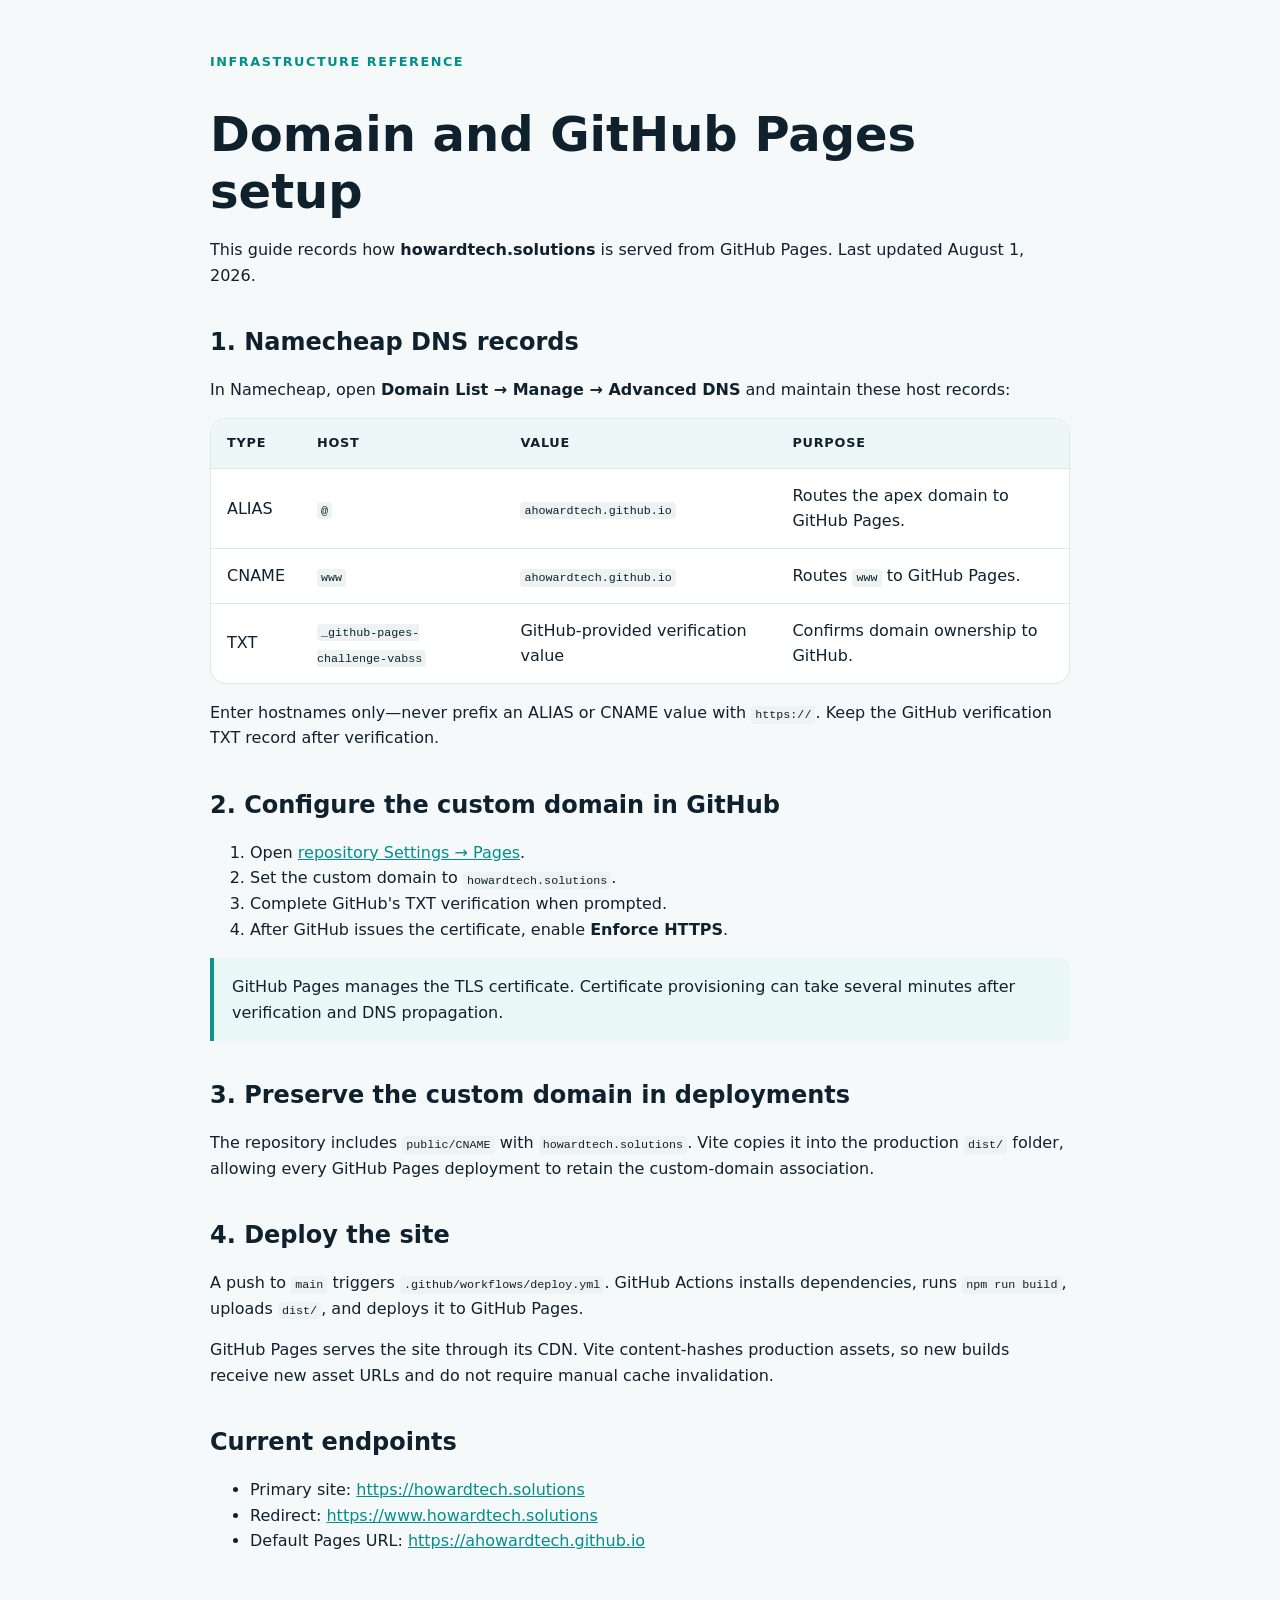
<file: docs/domain-setup.html>
<!doctype html>
<html lang="en">
  <head>
    <meta charset="UTF-8" />
    <meta name="viewport" content="width=device-width, initial-scale=1.0" />
    <meta name="robots" content="noindex, nofollow" />
    <title>HowardTech Domain and GitHub Pages Setup</title>
    <style>
      :root {
        color-scheme: light;
        font-family: Inter, ui-sans-serif, system-ui, sans-serif;
        color: #10212e;
        background: #f6f9fa;
      }
      body { margin: 0; line-height: 1.6; }
      main { max-width: 860px; margin: 0 auto; padding: 48px 24px 72px; }
      h1, h2 { line-height: 1.2; }
      h1 { font-size: clamp(2rem, 5vw, 3rem); margin-bottom: 0.5rem; }
      h2 { margin-top: 2.5rem; }
      .eyebrow { color: #008f8b; font-size: 0.8rem; font-weight: 700; letter-spacing: 0.12em; text-transform: uppercase; }
      .card { background: #fff; border: 1px solid #dce7e9; border-radius: 16px; overflow: hidden; }
      table { width: 100%; border-collapse: collapse; }
      th, td { padding: 14px 16px; text-align: left; border-bottom: 1px solid #dce7e9; }
      th { background: #eef7f7; font-size: 0.8rem; letter-spacing: 0.06em; text-transform: uppercase; }
      tr:last-child td { border-bottom: 0; }
      code { padding: 0.15em 0.35em; border-radius: 4px; background: #edf2f3; font-size: 0.9em; }
      a { color: #008f8b; }
      .note { padding: 16px 18px; border-left: 4px solid #0d9488; background: #e9f8f7; border-radius: 0 8px 8px 0; }
    </style>
  </head>
  <body>
    <main>
      <span class="eyebrow">Infrastructure reference</span>
      <h1>Domain and GitHub Pages setup</h1>
      <p>This guide records how <strong>howardtech.solutions</strong> is served from GitHub Pages. Last updated August 1, 2026.</p>

      <h2>1. Namecheap DNS records</h2>
      <p>In Namecheap, open <strong>Domain List → Manage → Advanced DNS</strong> and maintain these host records:</p>
      <div class="card">
        <table>
          <thead>
            <tr><th>Type</th><th>Host</th><th>Value</th><th>Purpose</th></tr>
          </thead>
          <tbody>
            <tr><td>ALIAS</td><td><code>@</code></td><td><code>ahowardtech.github.io</code></td><td>Routes the apex domain to GitHub Pages.</td></tr>
            <tr><td>CNAME</td><td><code>www</code></td><td><code>ahowardtech.github.io</code></td><td>Routes <code>www</code> to GitHub Pages.</td></tr>
            <tr><td>TXT</td><td><code>_github-pages-challenge-vabss</code></td><td>GitHub-provided verification value</td><td>Confirms domain ownership to GitHub.</td></tr>
          </tbody>
        </table>
      </div>
      <p>Enter hostnames only—never prefix an ALIAS or CNAME value with <code>https://</code>. Keep the GitHub verification TXT record after verification.</p>

      <h2>2. Configure the custom domain in GitHub</h2>
      <ol>
        <li>Open <a href="https://github.com/ahowardtech/ahowardtech.github.io/settings/pages">repository Settings → Pages</a>.</li>
        <li>Set the custom domain to <code>howardtech.solutions</code>.</li>
        <li>Complete GitHub's TXT verification when prompted.</li>
        <li>After GitHub issues the certificate, enable <strong>Enforce HTTPS</strong>.</li>
      </ol>
      <p class="note">GitHub Pages manages the TLS certificate. Certificate provisioning can take several minutes after verification and DNS propagation.</p>

      <h2>3. Preserve the custom domain in deployments</h2>
      <p>The repository includes <code>public/CNAME</code> with <code>howardtech.solutions</code>. Vite copies it into the production <code>dist/</code> folder, allowing every GitHub Pages deployment to retain the custom-domain association.</p>

      <h2>4. Deploy the site</h2>
      <p>A push to <code>main</code> triggers <code>.github/workflows/deploy.yml</code>. GitHub Actions installs dependencies, runs <code>npm run build</code>, uploads <code>dist/</code>, and deploys it to GitHub Pages.</p>
      <p>GitHub Pages serves the site through its CDN. Vite content-hashes production assets, so new builds receive new asset URLs and do not require manual cache invalidation.</p>

      <h2>Current endpoints</h2>
      <ul>
        <li>Primary site: <a href="https://howardtech.solutions">https://howardtech.solutions</a></li>
        <li>Redirect: <a href="https://www.howardtech.solutions">https://www.howardtech.solutions</a></li>
        <li>Default Pages URL: <a href="https://ahowardtech.github.io">https://ahowardtech.github.io</a></li>
      </ul>
    </main>
  </body>
</html>
</file>
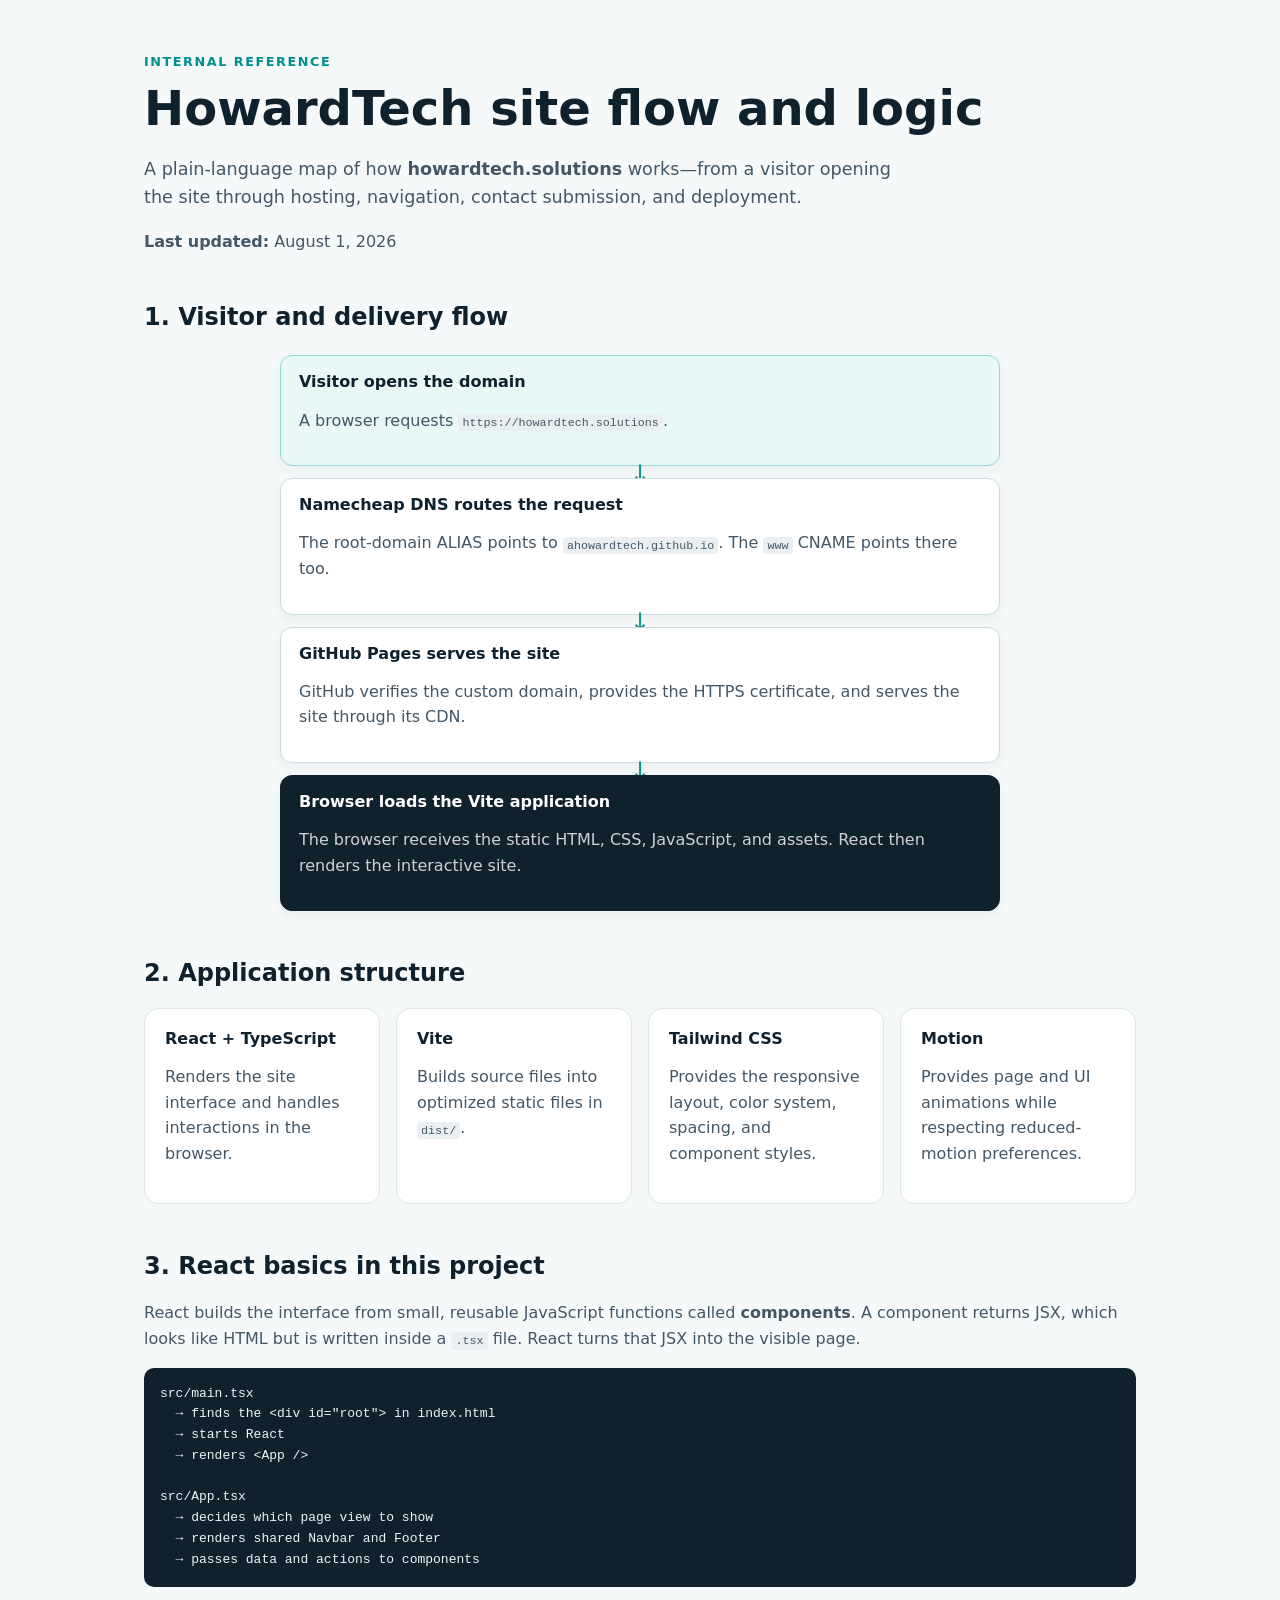
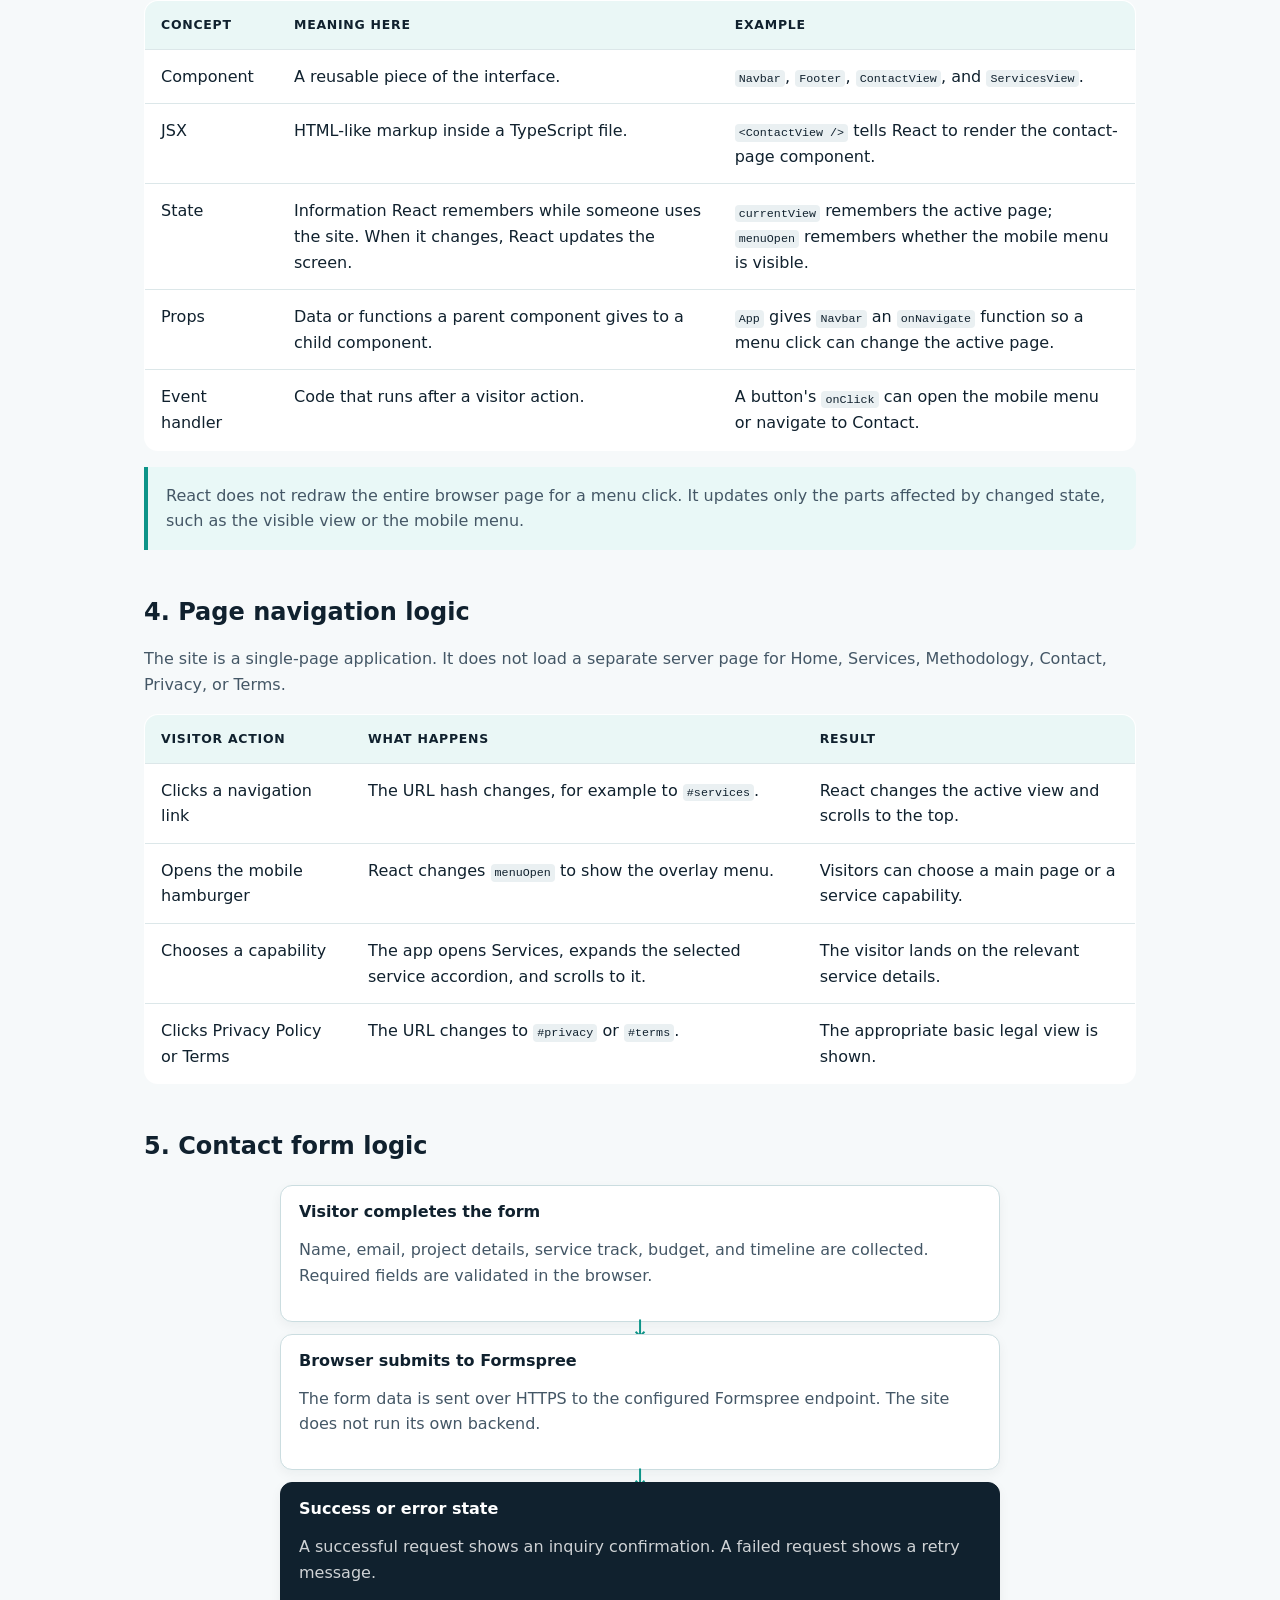
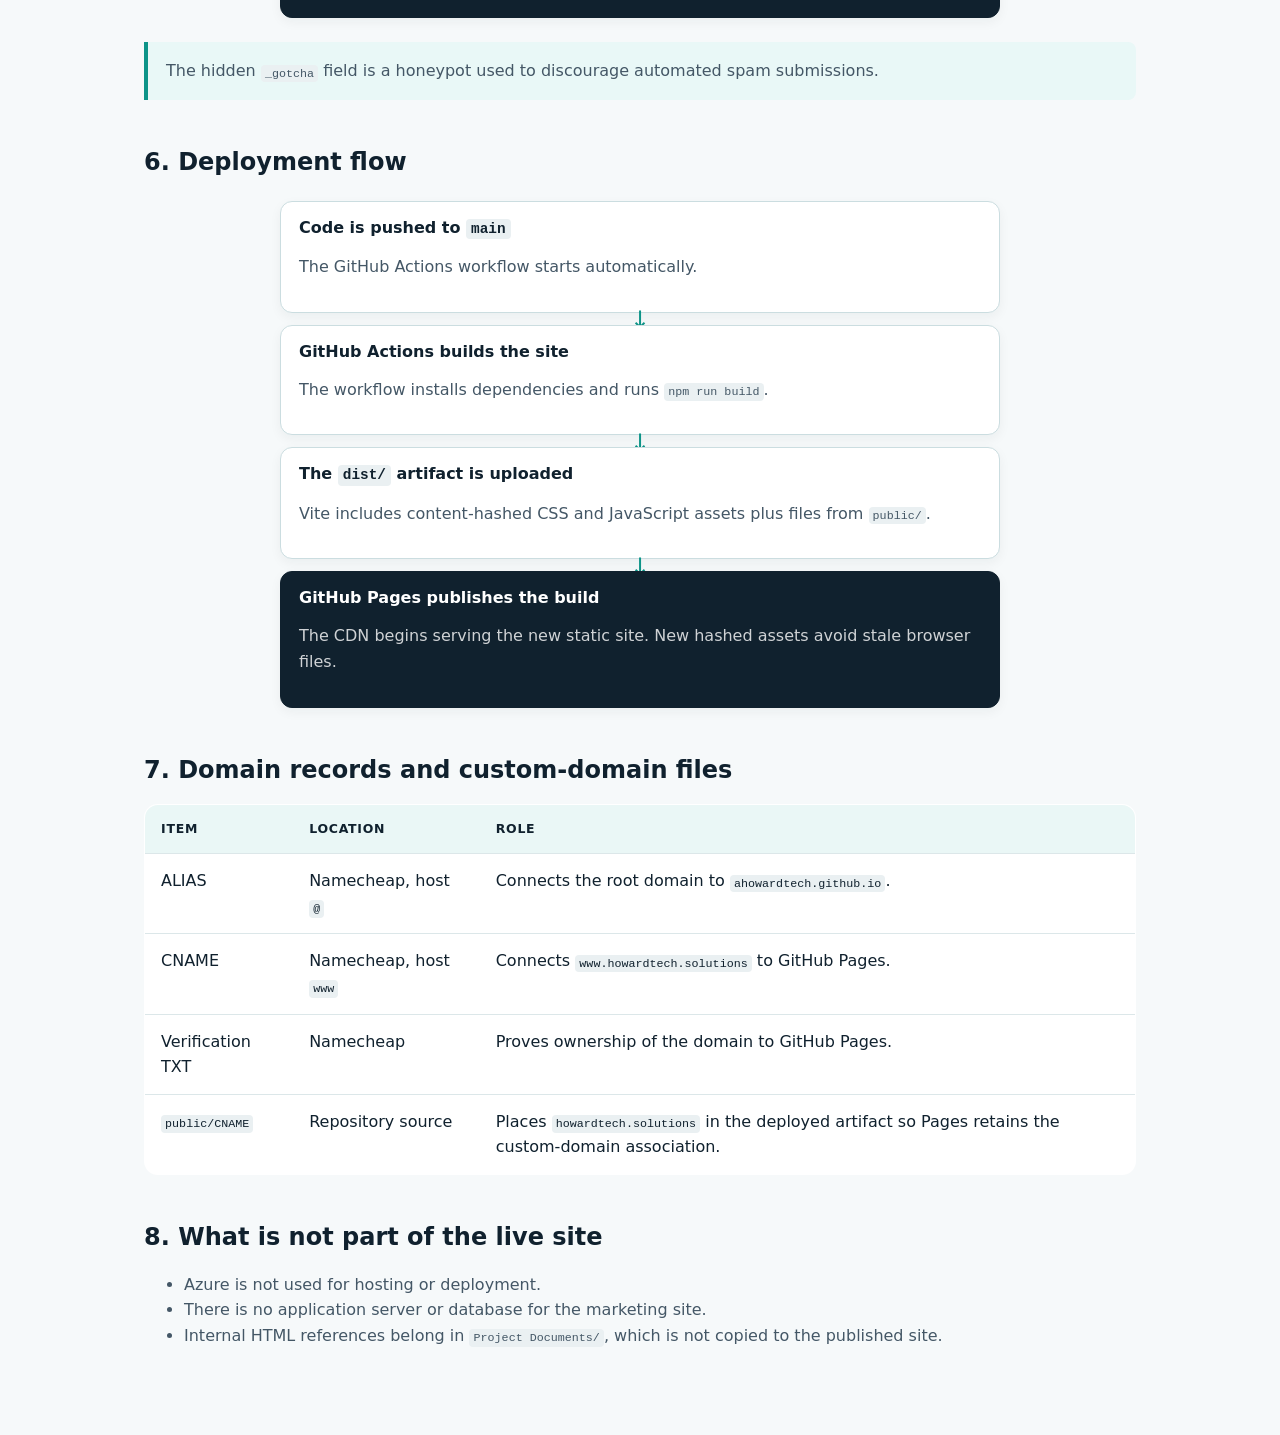
<file: Project Documents/site-flow-and-logic.html>
<!doctype html>
<html lang="en">
  <head>
    <meta charset="UTF-8" />
    <meta name="viewport" content="width=device-width, initial-scale=1.0" />
    <title>HowardTech Site Flow and Logic</title>
    <style>
      :root {
        color-scheme: light;
        font-family: Inter, ui-sans-serif, system-ui, sans-serif;
        color: #10212e;
        background: #f6f9fa;
      }
      * { box-sizing: border-box; }
      body { margin: 0; line-height: 1.6; }
      main { max-width: 1040px; margin: 0 auto; padding: 48px 24px 72px; }
      h1, h2, h3 { line-height: 1.2; }
      h1 { font-size: clamp(2rem, 5vw, 3rem); margin: 0.4rem 0 0.75rem; }
      h2 { margin-top: 3rem; }
      h3 { margin: 0 0 0.5rem; font-size: 1rem; }
      p, li { color: #445766; }
      a { color: #008f8b; }
      code { padding: 0.15em 0.35em; border-radius: 4px; background: #eaf0f2; font-size: 0.9em; }
      pre { overflow-x: auto; padding: 16px; border-radius: 10px; background: #10212e; color: #e6f7f5; }
      .eyebrow { color: #008f8b; font-size: 0.8rem; font-weight: 700; letter-spacing: 0.12em; text-transform: uppercase; }
      .lead { font-size: 1.1rem; max-width: 760px; }
      .grid { display: grid; grid-template-columns: repeat(auto-fit, minmax(235px, 1fr)); gap: 16px; }
      .card { padding: 20px; border: 1px solid #dce7e9; border-radius: 14px; background: #fff; }
      .card strong { color: #10212e; }
      .flow { display: grid; gap: 12px; max-width: 720px; margin: 1.5rem auto; }
      .node { position: relative; padding: 16px 18px; border-radius: 12px; background: #fff; border: 1px solid #cbdde0; box-shadow: 0 4px 12px rgba(16, 33, 46, 0.05); }
      .node::after { content: "↓"; display: block; position: absolute; left: 50%; bottom: -28px; color: #0d9488; font-size: 1.5rem; transform: translateX(-50%); }
      .node:last-child::after { display: none; }
      .accent { background: #e8f8f7; border-color: #91d9d3; }
      .dark { background: #10212e; border-color: #10212e; }
      .dark h3, .dark p { color: #fff; }
      .dark p { opacity: 0.8; }
      table { width: 100%; border-collapse: collapse; background: #fff; border: 1px solid #dce7e9; border-radius: 14px; overflow: hidden; }
      th, td { padding: 14px 16px; text-align: left; vertical-align: top; border-bottom: 1px solid #dce7e9; }
      th { background: #eaf7f6; font-size: 0.78rem; letter-spacing: 0.06em; text-transform: uppercase; }
      tr:last-child td { border-bottom: 0; }
      .note { padding: 16px 18px; border-left: 4px solid #0d9488; background: #e9f8f7; border-radius: 0 8px 8px 0; }
      @media (max-width: 640px) {
        main { padding: 32px 16px 56px; }
        th, td { padding: 11px; }
      }
    </style>
  </head>
  <body>
    <main>
      <span class="eyebrow">Internal reference</span>
      <h1>HowardTech site flow and logic</h1>
      <p class="lead">A plain-language map of how <strong>howardtech.solutions</strong> works—from a visitor opening the site through hosting, navigation, contact submission, and deployment.</p>
      <p><strong>Last updated:</strong> August 1, 2026</p>

      <h2>1. Visitor and delivery flow</h2>
      <div class="flow">
        <div class="node accent"><h3>Visitor opens the domain</h3><p>A browser requests <code>https://howardtech.solutions</code>.</p></div>
        <div class="node"><h3>Namecheap DNS routes the request</h3><p>The root-domain ALIAS points to <code>ahowardtech.github.io</code>. The <code>www</code> CNAME points there too.</p></div>
        <div class="node"><h3>GitHub Pages serves the site</h3><p>GitHub verifies the custom domain, provides the HTTPS certificate, and serves the site through its CDN.</p></div>
        <div class="node dark"><h3>Browser loads the Vite application</h3><p>The browser receives the static HTML, CSS, JavaScript, and assets. React then renders the interactive site.</p></div>
      </div>

      <h2>2. Application structure</h2>
      <div class="grid">
        <div class="card"><h3>React + TypeScript</h3><p>Renders the site interface and handles interactions in the browser.</p></div>
        <div class="card"><h3>Vite</h3><p>Builds source files into optimized static files in <code>dist/</code>.</p></div>
        <div class="card"><h3>Tailwind CSS</h3><p>Provides the responsive layout, color system, spacing, and component styles.</p></div>
        <div class="card"><h3>Motion</h3><p>Provides page and UI animations while respecting reduced-motion preferences.</p></div>
      </div>

      <h2>3. React basics in this project</h2>
      <p>React builds the interface from small, reusable JavaScript functions called <strong>components</strong>. A component returns JSX, which looks like HTML but is written inside a <code>.tsx</code> file. React turns that JSX into the visible page.</p>
      <pre>src/main.tsx
  → finds the &lt;div id="root"&gt; in index.html
  → starts React
  → renders &lt;App /&gt;

src/App.tsx
  → decides which page view to show
  → renders shared Navbar and Footer
  → passes data and actions to components</pre>
      <table>
        <thead><tr><th>Concept</th><th>Meaning here</th><th>Example</th></tr></thead>
        <tbody>
          <tr><td>Component</td><td>A reusable piece of the interface.</td><td><code>Navbar</code>, <code>Footer</code>, <code>ContactView</code>, and <code>ServicesView</code>.</td></tr>
          <tr><td>JSX</td><td>HTML-like markup inside a TypeScript file.</td><td><code>&lt;ContactView /&gt;</code> tells React to render the contact-page component.</td></tr>
          <tr><td>State</td><td>Information React remembers while someone uses the site. When it changes, React updates the screen.</td><td><code>currentView</code> remembers the active page; <code>menuOpen</code> remembers whether the mobile menu is visible.</td></tr>
          <tr><td>Props</td><td>Data or functions a parent component gives to a child component.</td><td><code>App</code> gives <code>Navbar</code> an <code>onNavigate</code> function so a menu click can change the active page.</td></tr>
          <tr><td>Event handler</td><td>Code that runs after a visitor action.</td><td>A button's <code>onClick</code> can open the mobile menu or navigate to Contact.</td></tr>
        </tbody>
      </table>
      <p class="note">React does not redraw the entire browser page for a menu click. It updates only the parts affected by changed state, such as the visible view or the mobile menu.</p>

      <h2>4. Page navigation logic</h2>
      <p>The site is a single-page application. It does not load a separate server page for Home, Services, Methodology, Contact, Privacy, or Terms.</p>
      <table>
        <thead><tr><th>Visitor action</th><th>What happens</th><th>Result</th></tr></thead>
        <tbody>
          <tr><td>Clicks a navigation link</td><td>The URL hash changes, for example to <code>#services</code>.</td><td>React changes the active view and scrolls to the top.</td></tr>
          <tr><td>Opens the mobile hamburger</td><td>React changes <code>menuOpen</code> to show the overlay menu.</td><td>Visitors can choose a main page or a service capability.</td></tr>
          <tr><td>Chooses a capability</td><td>The app opens Services, expands the selected service accordion, and scrolls to it.</td><td>The visitor lands on the relevant service details.</td></tr>
          <tr><td>Clicks Privacy Policy or Terms</td><td>The URL changes to <code>#privacy</code> or <code>#terms</code>.</td><td>The appropriate basic legal view is shown.</td></tr>
        </tbody>
      </table>

      <h2>5. Contact form logic</h2>
      <div class="flow">
        <div class="node"><h3>Visitor completes the form</h3><p>Name, email, project details, service track, budget, and timeline are collected. Required fields are validated in the browser.</p></div>
        <div class="node"><h3>Browser submits to Formspree</h3><p>The form data is sent over HTTPS to the configured Formspree endpoint. The site does not run its own backend.</p></div>
        <div class="node dark"><h3>Success or error state</h3><p>A successful request shows an inquiry confirmation. A failed request shows a retry message.</p></div>
      </div>
      <p class="note">The hidden <code>_gotcha</code> field is a honeypot used to discourage automated spam submissions.</p>

      <h2>6. Deployment flow</h2>
      <div class="flow">
        <div class="node"><h3>Code is pushed to <code>main</code></h3><p>The GitHub Actions workflow starts automatically.</p></div>
        <div class="node"><h3>GitHub Actions builds the site</h3><p>The workflow installs dependencies and runs <code>npm run build</code>.</p></div>
        <div class="node"><h3>The <code>dist/</code> artifact is uploaded</h3><p>Vite includes content-hashed CSS and JavaScript assets plus files from <code>public/</code>.</p></div>
        <div class="node dark"><h3>GitHub Pages publishes the build</h3><p>The CDN begins serving the new static site. New hashed assets avoid stale browser files.</p></div>
      </div>

      <h2>7. Domain records and custom-domain files</h2>
      <table>
        <thead><tr><th>Item</th><th>Location</th><th>Role</th></tr></thead>
        <tbody>
          <tr><td>ALIAS</td><td>Namecheap, host <code>@</code></td><td>Connects the root domain to <code>ahowardtech.github.io</code>.</td></tr>
          <tr><td>CNAME</td><td>Namecheap, host <code>www</code></td><td>Connects <code>www.howardtech.solutions</code> to GitHub Pages.</td></tr>
          <tr><td>Verification TXT</td><td>Namecheap</td><td>Proves ownership of the domain to GitHub Pages.</td></tr>
          <tr><td><code>public/CNAME</code></td><td>Repository source</td><td>Places <code>howardtech.solutions</code> in the deployed artifact so Pages retains the custom-domain association.</td></tr>
        </tbody>
      </table>

      <h2>8. What is not part of the live site</h2>
      <ul>
        <li>Azure is not used for hosting or deployment.</li>
        <li>There is no application server or database for the marketing site.</li>
        <li>Internal HTML references belong in <code>Project Documents/</code>, which is not copied to the published site.</li>
      </ul>
    </main>
  </body>
</html>
</file>
